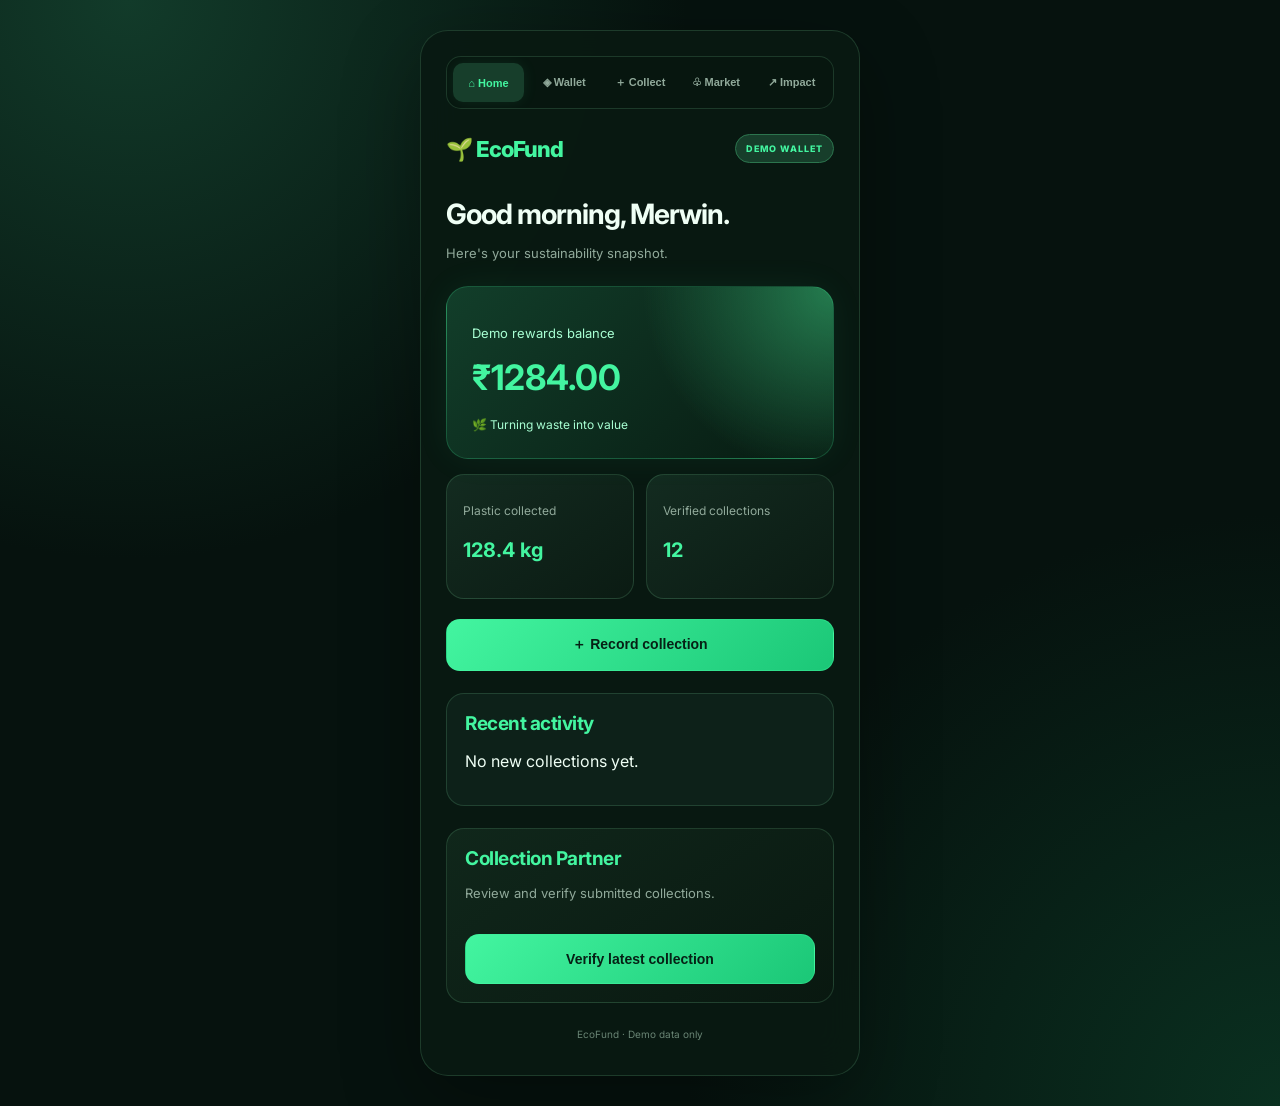
<file: index.html>
<!DOCTYPE html>
<html lang="en">
<head>
  <meta charset="UTF-8">
  <meta name="viewport" content="width=device-width, initial-scale=1.0">
  <title>EcoFund – Sustainable Plastic Rewards Platform.</title>
  <link rel="stylesheet" href="style.css">
</head>

<body>

    
<div class="app">
  
<nav class="appNav">
  <button class="navBtn active" onclick="showPage('home', this)">⌂ Home</button>
  <button class="navBtn" onclick="showPage('walletPage', this)">◈ Wallet</button>
  <button class="navBtn" onclick="showPage('collectPage', this)">＋ Collect</button>
  <button class="navBtn" onclick="showPage('marketPage', this)">♧ Market</button>
  <button class="navBtn" onclick="showPage('impactPage', this)">↗ Impact</button>
</nav>
  
<div id="home" class="page active">
  <div class="top">
    <div class="logo">🌱 EcoFund</div>
    <div class="tag">DEMO WALLET</div>
  </div>

  <h1>Good morning, Merwin.</h1>
  <p class="muted">Here's your sustainability snapshot.</p>

  <div class="wallet">
    <p>Demo rewards balance</p>
    <h2 id="balance">₹1,284.00</h2>
    <span>🌿 Turning waste into value</span>
  </div>

  <div class="stats">
    <div class="card">
      <p>Plastic collected</p>
      <h3 id="weight">128.4 kg</h3>
    </div>
    <div class="card">
      <p>Verified collections</p>
      <h3 id="verified">12</h3>
    </div>
  </div>

  <button onclick="openForm()">＋ Record collection</button>

<div class="activityBox">
  <h2>Recent activity</h2>
  <div id="activityList">
    <div class="activityItem">
      <div>
        <strong>Plastic bottle collection</strong>
        <p>10 kg · PET bottles</p>
      </div>
      <span class="pending">Pending</span>
    </div>
  </div>
</div>

<div class="partnerBox">
  <h2>Collection Partner</h2>
  <p>Review and verify submitted collections.</p>
  <button onclick="verifyLatest()">Verify latest collection</button>
</div>
</div>

<div id="collectPage" class="page">
  <h1 class="pageTitle">Record Plastic Collection</h1>
  <p class="pageDescription">
    Enter the plastic type and weight to calculate your estimated rewards.
  </p>

  <div id="collectionForm" class="formBox">
    <h2>Record plastic collection</h2>

    <label>Plastic type</label>
    <select id="plasticType">
      <option value="10">PET bottles — ₹10/kg</option>
      <option value="14">HDPE plastic — ₹14/kg</option>
      <option value="6">Mixed plastic — ₹6/kg</option>
      <option value="8">Plastic packaging — ₹8/kg</option>
    </select>

    <label>Weight in kilograms</label>
    <input id="plasticWeight" type="number" min="0.1" step="0.1" placeholder="Example: 10">

    <p id="estimate">Estimated value: ₹0.00</p>

    <button onclick="submitCollection()">Submit collection</button>
    <button class="secondary" onclick="closeForm()">Cancel</button>
  </div>
</div>
<div id="walletPage" class="page">
  <h1 class="pageTitle">EcoWallet</h1>
  <p class="pageDescription">
    Your rewards, transactions, and sustainable impact—all in one place.
  </p>

  <div class="wallet">
    <p>Available demo rewards</p>
    <h2 id="walletBalance">₹1,384.00</h2>
    <span>🌱 Rewards earned through verified collections</span>
  </div>


<div class="activityBox">
  <h2>Recent transactions</h2>
  <div id="transactionList">
    <p>No new transactions yet.</p>
  </div>
</div>

  <div class="partnerBox">
    <h2>Rewards information</h2>
    <p>
      Your rewards are calculated using the verified weight of plastic
      and the illustrative sample rate for its category.
    </p>
  </div>
</div>
  
<div id="marketPage" class="page">
  <h1 class="pageTitle">Eco Marketplace</h1>
  <p class="pageDescription">
    Discover sustainable materials made from recovered plastic.
  </p>

  <div class="marketBanner">
    <span>♻️ ECOFILIUM PARTNERS</span>
    <h2>Waste becomes the foundation of tomorrow.</h2>
    <p>Explore materials designed for a more circular future.</p>
  </div>

  <div class="marketProduct">
    <div class="productIcon">🧱</div>
    <div class="productInfo">
      <span class="productTag">RECYCLED MATERIAL</span>
      <h2>EcoBricks</h2>
      <p>Durable construction blocks made using recovered plastic.</p>
      <strong>₹35 <small>/ piece</small></strong>
      <button onclick="addToCart('EcoBricks', 35)">＋ Add to cart</button>
    </div>
  </div>

  <div class="marketProduct">
    <div class="productIcon">🟩</div>
    <div class="productInfo">
      <span class="productTag">OUTDOOR SOLUTIONS</span>
      <h2>EcoPavers</h2>
      <p>Sample recycled-material pavers for outdoor spaces.</p>
      <strong>₹50 <small>/ piece</small></strong>
      <button onclick="addToCart('EcoPavers', 50)">＋ Add to cart</button>
    </div>
  </div>

  <div class="marketProduct">
    <div class="productIcon">🏡</div>
    <div class="productInfo">
      <span class="productTag">SUSTAINABLE DESIGN</span>
      <h2>EcoTiles</h2>
      <p>Modern tiles made with a circular-material concept.</p>
      <strong>₹80 <small>/ piece</small></strong>
      <button onclick="addToCart('EcoTiles', 80)">＋ Add to cart</button>
    </div>
  </div>

  <div class="activityBox">
    <h2>Demo Cart</h2>
    <div id="cartItems">
      <p>Your cart is empty. Add a product to begin.</p>
    </div>

    <h3 id="cartTotal">Total: ₹0</h3>

    <button onclick="checkoutDemo()">Continue to demo checkout</button>
  </div>

  <p class="pageDescription">
    Illustrative product names and prices for the EcoFund assignment prototype.
    Actual specifications, prices, and availability would require confirmation.
  </p>
</div>
  
<div id="impactPage" class="page">
  <h1 class="pageTitle">Your Impact</h1>
  <p class="pageDescription">
    Every collection moves us closer to a circular future.
  </p>

  <div class="impactHero">
    <div class="impactOrb">
      <div>
        <span>DEMO IMPACT</span>
        <strong id="impactScore">78</strong>
        <small>/100</small>
      </div>
    </div>

    <h2>Small actions. Planet-sized possibilities.</h2>
    <p>Your sustainability journey, visualized.</p>
  </div>

  <div class="stats">
    <div class="card">
      <p>Plastic recovered</p>
      <h3 id="impactWeight">138.4 kg</h3>
      <span class="impactLabel">♻️ Material diverted</span>
    </div>

    <div class="card">
      <p>Collections verified</p>
      <h3 id="impactVerified">13</h3>
      <span class="impactLabel">✓ Partner reviewed</span>
    </div>
  </div>

  <div class="activityBox">
    <h2>Environmental progress</h2>

    <div class="progressItem">
      <div class="progressHeading">
        <span>Plastic recovery goal</span>
        <strong id="goalText">69%</strong>
      </div>
      <div class="progressTrack">
        <div class="progressFill" id="goalBar" style="width:69%"></div>
      </div>
      <p>Goal: recover 200 kg of plastic</p>
    </div>

    <div class="progressItem">
      <div class="progressHeading">
        <span>Verified collection goal</span>
        <strong id="verifiedGoalText">65%</strong>
      </div>
      <div class="progressTrack">
        <div class="progressFill" id="verifiedGoalBar" style="width:65%"></div>
      </div>
      <p>Goal: complete 20 verified collections</p>
    </div>
  </div>

  <div class="partnerBox">
    <h2>🌍 The EcoFund mission</h2>
    <p>
      Connect households, collection partners, and sustainable
      material producers—so recovered plastic can become a
      valuable resource again.
    </p>
  </div>

  <p class="pageDescription">
    Impact figures are illustrative demo data, not independently
    verified environmental measurements.
  </p>
</div>
  <p class="footer">EcoFund · Demo data only</p>
  
</div>
</div>

    <script src="script.js"></script>
  </body>
</html>
</file>
<file: style.css>
@import url('https://fonts.googleapis.com/css2?family=Inter:wght@400;500;600;700;800&display=swap');

:root {
  --bg: #06120e;
  --panel: #0d2119;
  --panel-light: #132c21;
  --green: #43f5a0;
  --mint: #a8ffd3;
  --text: #effff5;
  --muted: #91aa9b;
  --border: rgba(145, 255, 190, 0.15);
}

* {
  box-sizing: border-box;
}

body {
  margin: 0;
  padding: 30px 15px;
  background:
    radial-gradient(circle at 10% 0%, #123b2a 0%, transparent 35%),
    radial-gradient(circle at 100% 100%, #0a3020 0%, transparent 35%),
    var(--bg);
  font-family: Inter, Arial, sans-serif;
  color: var(--text);
}

.app {
  max-width: 440px;
  margin: auto;
  padding: 25px;
  border: 1px solid var(--border);
  border-radius: 28px;
  background: rgba(9, 26, 18, 0.92);
  box-shadow: 0 25px 80px #00000055;
  backdrop-filter: blur(20px);
}

.top {
  display: flex;
  justify-content: space-between;
  align-items: center;
  gap: 10px;
}

.logo {
  font-size: 22px;
  font-weight: 800;
  color: var(--green);
  letter-spacing: -1px;
}

.tag {
  font-size: 9px;
  background: #173e2b;
  color: var(--green);
  padding: 8px 10px;
  border: 1px solid #2c754e;
  border-radius: 20px;
  font-weight: 800;
  letter-spacing: 1px;
}

h1 {
  font-size: 28px;
  line-height: 1.2;
  margin-top: 35px;
  margin-bottom: 8px;
  letter-spacing: -1px;
}

h2 {
  letter-spacing: -0.5px;
}

.muted {
  color: var(--muted);
  font-size: 13px;
}

.wallet {
  position: relative;
  overflow: hidden;
  background:
    radial-gradient(circle at 100% 0%, #247c4f 0%, transparent 45%),
    linear-gradient(135deg, #123e2a, #071a11);
  color: var(--text);
  padding: 25px;
  border: 1px solid #43f5a033;
  border-radius: 22px;
  margin-top: 25px;
  box-shadow: 0 0 35px #43f5a010;
}

.wallet p {
  color: var(--mint);
  font-size: 13px;
}

.wallet h2 {
  font-size: 35px;
  margin: 15px 0;
  color: var(--green);
}

.wallet span {
  font-size: 12px;
  color: var(--mint);
}

.stats {
  display: flex;
  gap: 12px;
  margin-top: 15px;
}

.card {
  flex: 1;
  min-width: 0;
  background: linear-gradient(145deg, #132b20, #0b1b13);
  border: 1px solid var(--border);
  padding: 16px;
  border-radius: 18px;
}

.card p {
  color: var(--muted);
  font-size: 12px;
}

.card h3 {
  font-size: 20px;
  color: var(--green);
  overflow-wrap: anywhere;
}

button {
  width: 100%;
  margin-top: 20px;
  padding: 16px;
  border: 1px solid #43f5a055;
  border-radius: 14px;
  background: linear-gradient(135deg, #43f5a0, #1bc777);
  color: #062015;
  font-size: 14px;
  font-weight: 800;
  cursor: pointer;
  transition: transform 0.2s, box-shadow 0.2s;
}

button:hover {
  transform: translateY(-2px);
  box-shadow: 0 0 25px #43f5a044;
}

.formBox {
  margin-top: 20px;
  padding: 18px;
  border: 1px solid var(--border);
  border-radius: 18px;
  background: var(--panel);
}

.formBox h2 {
  font-size: 20px;
  color: var(--green);
}

.formBox label {
  display: block;
  margin-top: 15px;
  font-size: 13px;
  color: var(--muted);
}

.formBox input,
.formBox select {
  width: 100%;
  padding: 13px;
  margin-top: 7px;
  border: 1px solid var(--border);
  border-radius: 10px;
  background: #06120e;
  color: var(--text);
  font-size: 14px;
}

.formBox .secondary {
  background: #173326;
  color: var(--mint);
}

.activityBox,
.partnerBox {
  margin-top: 22px;
  padding: 18px;
  border: 1px solid var(--border);
  border-radius: 18px;
  background: var(--panel);
}

.activityBox h2,
.partnerBox h2 {
  color: var(--green);
  font-size: 19px;
  margin-top: 0;
}

.activityItem {
  display: flex;
  justify-content: space-between;
  align-items: center;
  gap: 10px;
  padding: 14px 0;
  border-bottom: 1px solid var(--border);
}

.activityItem strong {
  font-size: 13px;
}

.activityItem p {
  font-size: 12px;
  color: var(--muted);
  margin-bottom: 0;
}

.pending {
  color: #ffd879;
  background: #5b451b55;
  border: 1px solid #ffd87933;
  border-radius: 20px;
  padding: 6px 9px;
  font-size: 11px;
}

.verified {
  color: var(--green);
  background: #1a593755;
  border: 1px solid #43f5a044;
  border-radius: 20px;
  padding: 6px 9px;
  font-size: 11px;
}

.partnerBox {
  background: linear-gradient(145deg, #10271b, #091810);
}

.partnerBox p {
  color: var(--muted);
  font-size: 13px;
}

.footer {
  text-align: center;
  color: #698575;
  font-size: 10px;
  margin-top: 25px;
}

.appNav {
  display: flex;
  gap: 5px;
  padding: 6px;
  margin-bottom: 25px;
  background: #07160f;
  border: 1px solid rgba(145, 255, 190, 0.15);
  border-radius: 15px;
  overflow-x: auto;
}

.navBtn {
  flex: 1;
  min-width: 65px;
  margin: 0;
  padding: 12px 8px;
  background: transparent;
  color: #91aa9b;
  border: none;
  border-radius: 10px;
  font-size: 11px;
  white-space: nowrap;
}

.navBtn.active {
  background: #173e2b;
  color: #43f5a0;
  box-shadow: 0 0 15px #43f5a015;
}

.navBtn:hover {
  transform: none;
  box-shadow: none;
  background: #173e2b;
  color: #43f5a0;
}

.page {
  display: none;
}

.page.active {
  display: block;
}

.pageTitle {
  color: #43f5a0;
  font-size: 25px;
  margin-top: 15px;
}

.pageDescription {
  color: #91aa9b;
  font-size: 13px;
  line-height: 1.6;
}
.marketBanner {
  margin-top: 22px;
  padding: 22px;
  border: 1px solid #43f5a033;
  border-radius: 20px;
  background:
    radial-gradient(circle at 100% 0%, #236e4733, transparent 55%),
    linear-gradient(145deg, #102b1d, #07160f);
}

.marketBanner span {
  color: #43f5a0;
  font-size: 10px;
  font-weight: 800;
  letter-spacing: 1.5px;
}

.marketBanner h2 {
  color: #effff5;
  font-size: 22px;
  line-height: 1.35;
}

.marketBanner p {
  color: #91aa9b;
  font-size: 12px;
  line-height: 1.6;
}

.marketProduct {
  display: flex;
  gap: 15px;
  margin-top: 16px;
  padding: 18px;
  border: 1px solid var(--border);
  border-radius: 20px;
  background: linear-gradient(145deg, #132b20, #0b1b13);
}

.productIcon {
  display: flex;
  align-items: center;
  justify-content: center;
  min-width: 65px;
  height: 65px;
  border-radius: 16px;
  background: #1b3d2a;
  font-size: 30px;
}

.productInfo {
  flex: 1;
  min-width: 0;
}

.productTag {
  color: #43f5a0;
  font-size: 9px;
  font-weight: 800;
  letter-spacing: 1px;
}

.productInfo h2 {
  margin: 8px 0;
  color: #effff5;
  font-size: 18px;
}

.productInfo p {
  color: #91aa9b;
  font-size: 12px;
  line-height: 1.6;
}

.productInfo strong {
  display: block;
  color: #43f5a0;
  font-size: 21px;
  margin-top: 12px;
}

.productInfo small {
  color: #91aa9b;
  font-size: 11px;
  font-weight: 400;
}

.productInfo button {
  margin-top: 12px;
  padding: 12px;
  font-size: 12px;
}

.impactHero {
  text-align: center;
  margin-top: 25px;
  padding: 25px 18px;
  border: 1px solid #43f5a033;
  border-radius: 22px;
  background:
    radial-gradient(circle at 50% 0%, #236e4744, transparent 60%),
    linear-gradient(145deg, #102b1d, #07160f);
}

.impactOrb {
  width: 170px;
  height: 170px;
  margin: 0 auto 25px;
  display: flex;
  align-items: center;
  justify-content: center;
  border-radius: 50%;
  background:
    radial-gradient(circle, #0b2116 55%, transparent 57%),
    conic-gradient(#43f5a0 0deg 280deg, #183729 280deg 360deg);
  box-shadow:
    0 0 25px #43f5a022,
    inset 0 0 20px #43f5a022;
}

.impactOrb span {
  display: block;
  color: #91aa9b;
  font-size: 9px;
  font-weight: 800;
  letter-spacing: 1.5px;
}

.impactOrb strong {
  color: #43f5a0;
  font-size: 48px;
  display: inline-block;
  margin-top: 8px;
}

.impactOrb small {
  color: #91aa9b;
  font-size: 12px;
}

.impactHero h2 {
  color: #effff5;
  font-size: 20px;
  line-height: 1.4;
}

.impactHero p {
  color: #91aa9b;
  font-size: 12px;
}

.impactLabel {
  color: #43f5a0;
  font-size: 10px;
}

.progressItem {
  margin-top: 22px;
}

.progressHeading {
  display: flex;
  justify-content: space-between;
  gap: 10px;
  color: #effff5;
  font-size: 12px;
}

.progressHeading strong {
  color: #43f5a0;
}

.progressTrack {
  height: 9px;
  margin-top: 12px;
  border-radius: 20px;
  overflow: hidden;
  background: #1b3828;
}

.progressFill {
  height: 100%;
  border-radius: 20px;
  background: linear-gradient(90deg, #1bc777, #43f5a0);
  box-shadow: 0 0 15px #43f5a044;
  transition: width 0.5s ease;
}

.progressItem p {
  color: #91aa9b;
  font-size: 11px;
}
</file>
